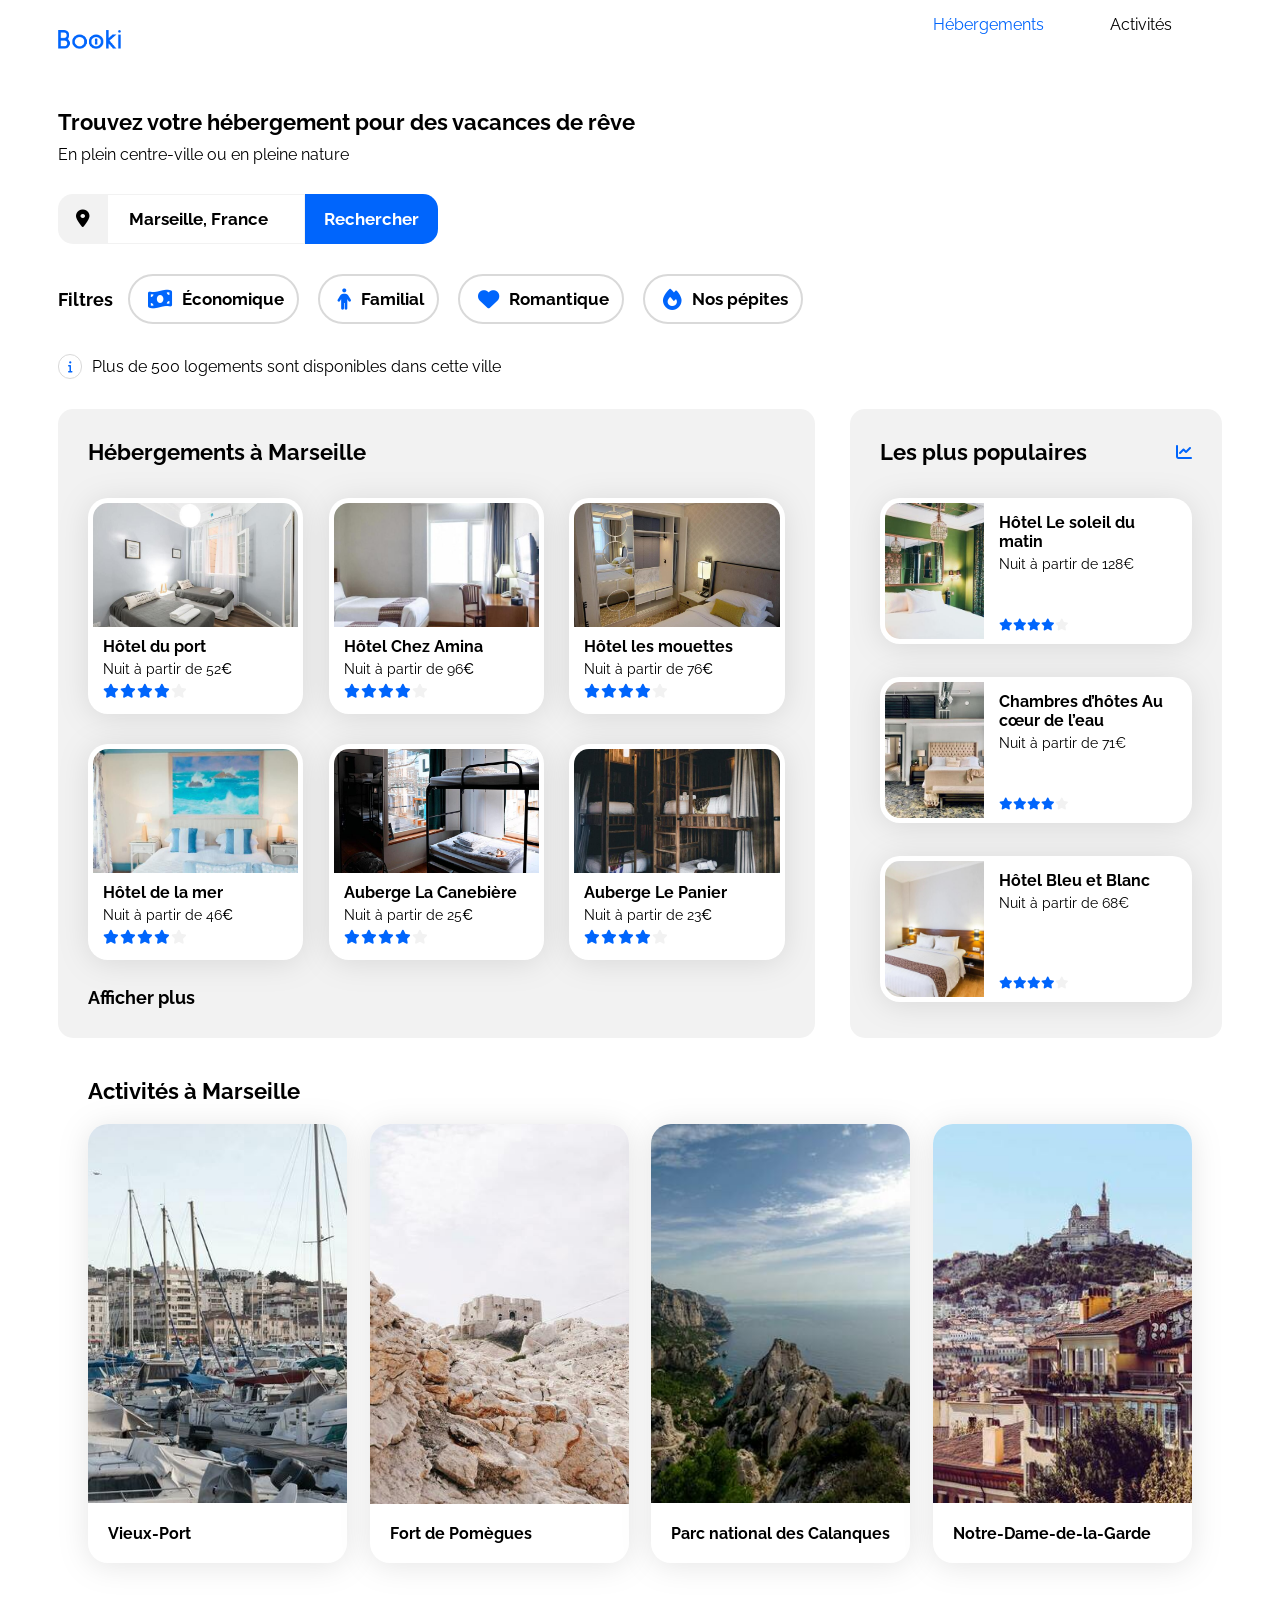
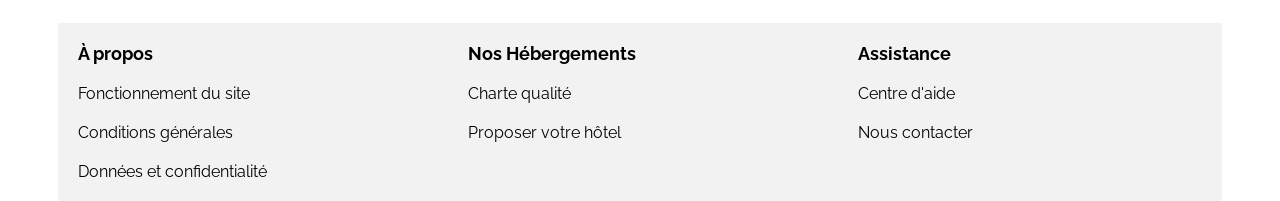
<file: projects/2_booki/index.html>
<!DOCTYPE html>
<html lang="fr">

<head>
    <meta charset="UTF-8">
    <meta name="viewport" content="width=device-width, initial-scale=1.0">
    <title>Booki</title>
    <link rel="preconnect" href="https://fonts.googleapis.com">
    <link rel="preconnect" href="https://fonts.gstatic.com" crossorigin>
    <link href="https://fonts.googleapis.com/css2?family=Raleway:wght@400;500;700&display=swap" rel="stylesheet">
    <link rel="stylesheet" href="https://cdnjs.cloudflare.com/ajax/libs/font-awesome/6.2.1/css/all.min.css"
        integrity="sha512-MV7K8+y+gLIBoVD59lQIYicR65iaqukzvf/nwasF0nqhPay5w/9lJmVM2hMDcnK1OnMGCdVK+iQrJ7lzPJQd1w=="
        crossorigin="anonymous" referrerpolicy="no-referrer" />
    <link rel="stylesheet" href="./css/style.css">
</head>

<body>
    <div class="main-container">
        <header>
            <div class="navbar">
                <div class="logo">
                    <img alt="logo" src="./images/logo/Booki.png">
                </div>
                <ul>
                    <li><a href="#hebergements-location" id="current-page">Hébergements</a></li>
                    <li><a href="#activities-location">Activités</a></li>
                </ul>
            </div>
            <div class="title-header">
                <h1 class="titles">Trouvez votre hébergement pour des vacances de rêve</h1>
                <p>En plein centre-ville ou en pleine nature</p>
            </div>

            <div class="form-container">
                <form class="searchBar shadow" action="#" method="GET">
                    <div class="containerMarker">
                        <i class="fas fa-map-marker-alt"></i>
                    </div>
                    <input type="search" class="searchInput bold-text" placeholder="Marseille, France">
                    <button class="searchButton bold-text">
                        <span>Rechercher</span>
                        <i class="fas fa-search"></i>
                    </button>
                </form>
            </div>
            <div class="filters-section">
                <span class="bold-text-filters">Filtres</span>
                <div class="filters-buttons">
                    <button class="filters-button-text"><i
                            class="fa-solid fa-money-bill-wave fa-lg"></i>Économique</button>
                    <button class="filters-button-text"><i class="fa-solid fa-person fa-lg"></i>Familial</button>
                    <button class="filters-button-text"><i class="fa-solid fa-heart fa-lg"></i>Romantique</button>
                    <button class="filters-button-text"><i class="fa-sharp fa-solid fa-fire fa-lg"></i>Nos
                        pépites</button>
                </div>
            </div>
            <div class="info">
                <i class="fa-solid fa-info fa-xs"></i>
                <span class="simple-text">Plus de 500 logements sont disponibles dans cette ville</span>
            </div>
        </header>
        <main>
            <div class="hebergements-and-populaires">
                <section id="hebergements-location" class="hebergements">
                    <div class="populaires-title">
                        <h2 class="titles">Hébergements à Marseille</h2>
                    </div>
                    <div class="hebergements-cards">
                        <div class="hebergements-row">
                            <a href="#">
                                <article class="card">
                                    <img src="./images/hebergements/fred-kleber.jpg"
                                        alt="Image de la chambre d'hôtel montrant un lit">
                                    <div class="card-content">
                                        <div class="card-txt">
                                            <h3 class="cards-titles">Hôtel du port</h3>
                                            <p class="subtitles">Nuit à partir de 52<span class="euro">€</span></p>
                                        </div>
                                        <div class="card-rating">
                                            <i class="fa-sm fa-solid fa-star" aria-hidden="true"></i>
                                            <i class="fa-sm fa-solid fa-star" aria-hidden="true"></i>
                                            <i class="fa-sm fa-solid fa-star" aria-hidden="true"></i>
                                            <i class="fa-sm fa-solid fa-star" aria-hidden="true"></i>
                                            <i class="fa-sm fa-solid fa-star neutral-star" aria-hidden="true"></i>
                                            <span class="sr-only">Note de 4 sur 5</span>
                                        </div>
                                    </div>
                                </article>
                            </a>
                            <a href="#">
                                <article class="card">
                                    <img src="./images/hebergements/febrian-zakaria.jpg"
                                        alt="Image de la chambre d'hôtel montrant un lit">
                                    <div class="card-content">
                                        <div class="card-txt">
                                            <h3 class="cards-titles">Hôtel Chez Amina</h3>
                                            <p class="subtitles">Nuit à partir de 96<span class="euro">€</span></p>
                                        </div>
                                        <div class="card-rating">
                                            <i class="fa-sm fa-solid fa-star" aria-hidden="true"></i>
                                            <i class="fa-sm fa-solid fa-star" aria-hidden="true"></i>
                                            <i class="fa-sm fa-solid fa-star" aria-hidden="true"></i>
                                            <i class="fa-sm fa-solid fa-star" aria-hidden="true"></i>
                                            <i class="fa-sm fa-solid fa-star neutral-star" aria-hidden="true"></i>
                                            <span class="sr-only">Note de 4 sur 5</span>
                                        </div>
                                    </div>
                                </article>
                            </a>
                            <a href="#">
                                <article class="card">
                                    <img src="./images/hebergements/reisetopia.jpg"
                                        alt="Image de la chambre d'hôtel montrant un lit">
                                    <div class="card-content">
                                        <div class="card-txt">
                                            <h3 class="cards-titles">Hôtel les mouettes</h3>
                                            <p class="subtitles">Nuit à partir de 76<span class="euro">€</span></p>
                                        </div>
                                        <div class="card-rating">
                                            <i class="fa-sm fa-solid fa-star" aria-hidden="true"></i>
                                            <i class="fa-sm fa-solid fa-star" aria-hidden="true"></i>
                                            <i class="fa-sm fa-solid fa-star" aria-hidden="true"></i>
                                            <i class="fa-sm fa-solid fa-star" aria-hidden="true"></i>
                                            <i class="fa-sm fa-solid fa-star neutral-star" aria-hidden="true"></i>
                                            <span class="sr-only">Note de 4 sur 5</span>
                                        </div>
                                    </div>
                                </article>
                            </a>
                        </div>
                        <div class="hebergements-row">
                            <a href="#">
                                <article class="card">
                                    <img src="./images/hebergements/annie-spratt.jpg"
                                        alt="Image de la chambre d'hôtel montrant un lit">
                                    <div class="card-content">
                                        <div class="card-txt">
                                            <h3 class="cards-titles">Hôtel de la mer</h3>
                                            <p class="subtitles">Nuit à partir de 46<span class="euro">€</span></p>
                                        </div>
                                        <div class="card-rating">
                                            <i class="fa-sm fa-solid fa-star" aria-hidden="true"></i>
                                            <i class="fa-sm fa-solid fa-star" aria-hidden="true"></i>
                                            <i class="fa-sm fa-solid fa-star" aria-hidden="true"></i>
                                            <i class="fa-sm fa-solid fa-star" aria-hidden="true"></i>
                                            <i class="fa-sm fa-solid fa-star neutral-star" aria-hidden="true"></i>
                                            <span class="sr-only">Note de 4 sur 5</span>
                                        </div>
                                    </div>
                                </article>
                            </a>
                            <a href="#">
                                <article class="card">
                                    <img src="./images/hebergements/marcus-loke.jpg"
                                        alt="Image de la chambre d'hôtel montrant un lit">
                                    <div class="card-content">
                                        <div class="card-txt">
                                            <h3 class="cards-titles">Auberge La Canebière</h3>
                                            <p class="subtitles">Nuit à partir de 25<span class="euro">€</span></p>
                                        </div>
                                        <div class="card-rating">
                                            <i class="fa-sm fa-solid fa-star" aria-hidden="true"></i>
                                            <i class="fa-sm fa-solid fa-star" aria-hidden="true"></i>
                                            <i class="fa-sm fa-solid fa-star" aria-hidden="true"></i>
                                            <i class="fa-sm fa-solid fa-star" aria-hidden="true"></i>
                                            <i class="fa-sm fa-solid fa-star neutral-star" aria-hidden="true"></i>
                                            <span class="sr-only">Note de 4 sur 5</span>
                                        </div>
                                    </div>
                                </article>
                            </a>
                            <a href="#">
                                <article class="card">
                                    <img src="./images/hebergements/nicate-lee.jpg"
                                        alt="Image de la chambre d'hôtel montrant un lit">
                                    <div class="card-content">
                                        <div class="card-txt">
                                            <h3 class="cards-titles">Auberge Le Panier</h3>
                                            <p class="subtitles">Nuit à partir de 23<span class="euro">€</span></p>
                                        </div>
                                        <div class="card-rating">
                                            <i class="fa-sm fa-solid fa-star" aria-hidden="true"></i>
                                            <i class="fa-sm fa-solid fa-star" aria-hidden="true"></i>
                                            <i class="fa-sm fa-solid fa-star" aria-hidden="true"></i>
                                            <i class="fa-sm fa-solid fa-star" aria-hidden="true"></i>
                                            <i class="fa-sm fa-solid fa-star neutral-star" aria-hidden="true"></i>
                                            <span class="sr-only">Note de 4 sur 5</span>
                                        </div>
                                    </div>
                                </article>
                            </a>
                        </div>
                        <span id="show-more">Afficher plus</span>
                    </div>
                </section>
                <section class="populaires">
                    <div class="populaires-title">
                        <h2 class="titles">Les plus populaires</h2>
                        <i class="fa-solid fa-chart-line " aria-hidden="true"></i>
                    </div>
                    <div class="populaires-cards">
                        <a href="#">
                            <article class="card">
                                <img src="./images/hebergements/emile-guillemot.jpg"
                                    alt="Image de la chambre d'hôtel montrant un lit">
                                <div class="card-content">
                                    <div class="card-txt">
                                        <h3 class="cards-titles">Hôtel Le soleil du matin</h3>
                                        <p class="subtitles">Nuit à partir de 128<span class="euro">€</span></p>
                                    </div>
                                    <div class="card-rating">
                                        <i class="fa-xs fa-solid fa-star" aria-hidden="true"></i>
                                        <i class="fa-xs fa-solid fa-star" aria-hidden="true"></i>
                                        <i class="fa-xs fa-solid fa-star" aria-hidden="true"></i>
                                        <i class="fa-xs fa-solid fa-star" aria-hidden="true"></i>
                                        <i class="fa-xs fa-solid fa-star neutral-star" aria-hidden="true"></i>
                                        <span class="sr-only">Note de 4 sur 5</span>
                                    </div>
                                </div>
                            </article>
                        </a>
                        <a href="#">
                            <article class="card">
                                <img src="./images/hebergements/aw-creative.jpg"
                                    alt="Image de la chambre d'hôtel montrant un lit">
                                <div class="card-content">
                                    <div class="card-txt">
                                        <h3 class="cards-titles">Chambres d’hôtes Au cœur de l’eau</h3>
                                        <p class="subtitles">Nuit à partir de 71<span class="euro">€</span></p>
                                    </div>
                                    <div class="card-rating">
                                        <i class="fa-xs fa-solid fa-star" aria-hidden="true"></i>
                                        <i class="fa-xs fa-solid fa-star" aria-hidden="true"></i>
                                        <i class="fa-xs fa-solid fa-star" aria-hidden="true"></i>
                                        <i class="fa-xs fa-solid fa-star" aria-hidden="true"></i>
                                        <i class="fa-xs fa-solid fa-star neutral-star" aria-hidden="true"></i>
                                        <span class="sr-only">Note de 4 sur 5</span>
                                    </div>
                                </div>
                            </article>
                        </a>
                        <a href="#">
                            <article class="card">
                                <img src="./images/hebergements/febrian-zakaria2.jpg"
                                    alt="Image de la chambre d'hôtel montrant un lit">
                                <div class="card-content">
                                    <div class="card-txt">
                                        <h3 class="cards-titles">Hôtel Bleu et Blanc</h3>
                                        <p class="subtitles">Nuit à partir de 68<span class="euro">€</span></p>
                                    </div>
                                    <div class="card-rating">
                                        <i class="fa-xs fa-solid fa-star" aria-hidden="true"></i>
                                        <i class="fa-xs fa-solid fa-star" aria-hidden="true"></i>
                                        <i class="fa-xs fa-solid fa-star" aria-hidden="true"></i>
                                        <i class="fa-xs fa-solid fa-star" aria-hidden="true"></i>
                                        <i class="fa-xs fa-solid fa-star neutral-star" aria-hidden="true"></i>
                                        <span class="sr-only">Note de 4 sur 5</span>
                                    </div>
                                </div>
                            </article>
                        </a>
                    </div>
                </section>
            </div>
            <div id="activities-location" class="activities">
                <h2 class="titles">Activités à Marseille</h2>
                <div class="activities-cards">
                    <a href="#">
                        <article class="long-card">
                            <img src="./images/activites/reno-laithienne.jpg" alt="Image d'un paysage'">
                            <div class="long-card-content">
                                <h3 class="long-cards-titles">Vieux-Port</h3>
                            </div>
                        </article>
                    </a>
                    <a href="#">
                        <article class="long-card">
                            <img src="./images/activites/paul-hermann.jpg" alt="Image d'un paysage'">
                            <div class="long-card-content">
                                <h3 class="long-cards-titles">Fort de Pomègues</h3>
                            </div>
                        </article>
                    </a>
                    <a href="#">
                        <article class="long-card">
                            <img src="./images/activites/kilyan-sockalingum.jpg" alt="Image d'un paysage'">
                            <div class="long-card-content">
                                <h3 class="long-cards-titles">Parc national des Calanques</h3>
                            </div>
                        </article>
                    </a>
                    <a href="#">
                        <article class="long-card">
                            <img src="./images/activites/florian-wehde.jpg" alt="Image d'un paysage'">
                            <div class="long-card-content">
                                <h3 class="long-cards-titles">Notre-Dame-de-la-Garde</h3>
                            </div>
                        </article>
                    </a>
                </div>

            </div>
        </main>
        <footer>
            <div class="footer-colonne">
                <ul>
                    <li>À propos</li>
                    <li>Fonctionnement du site</li>
                    <li>Conditions générales</li>
                    <li>Données et confidentialité</li>
                </ul>
            </div>
            <div class="footer-colonne">
                <ul>
                    <li>Nos Hébergements</li>
                    <li>Charte qualité</li>
                    <li>Proposer votre hôtel</li>
                </ul>
            </div>
            <div class="footer-colonne">
                <ul>
                    <li>Assistance</li>
                    <li>Centre d'aide</li>
                    <li>Nous contacter</li>
                </ul>
            </div>
        </footer>
    </div>
</body>

</html>
</file>
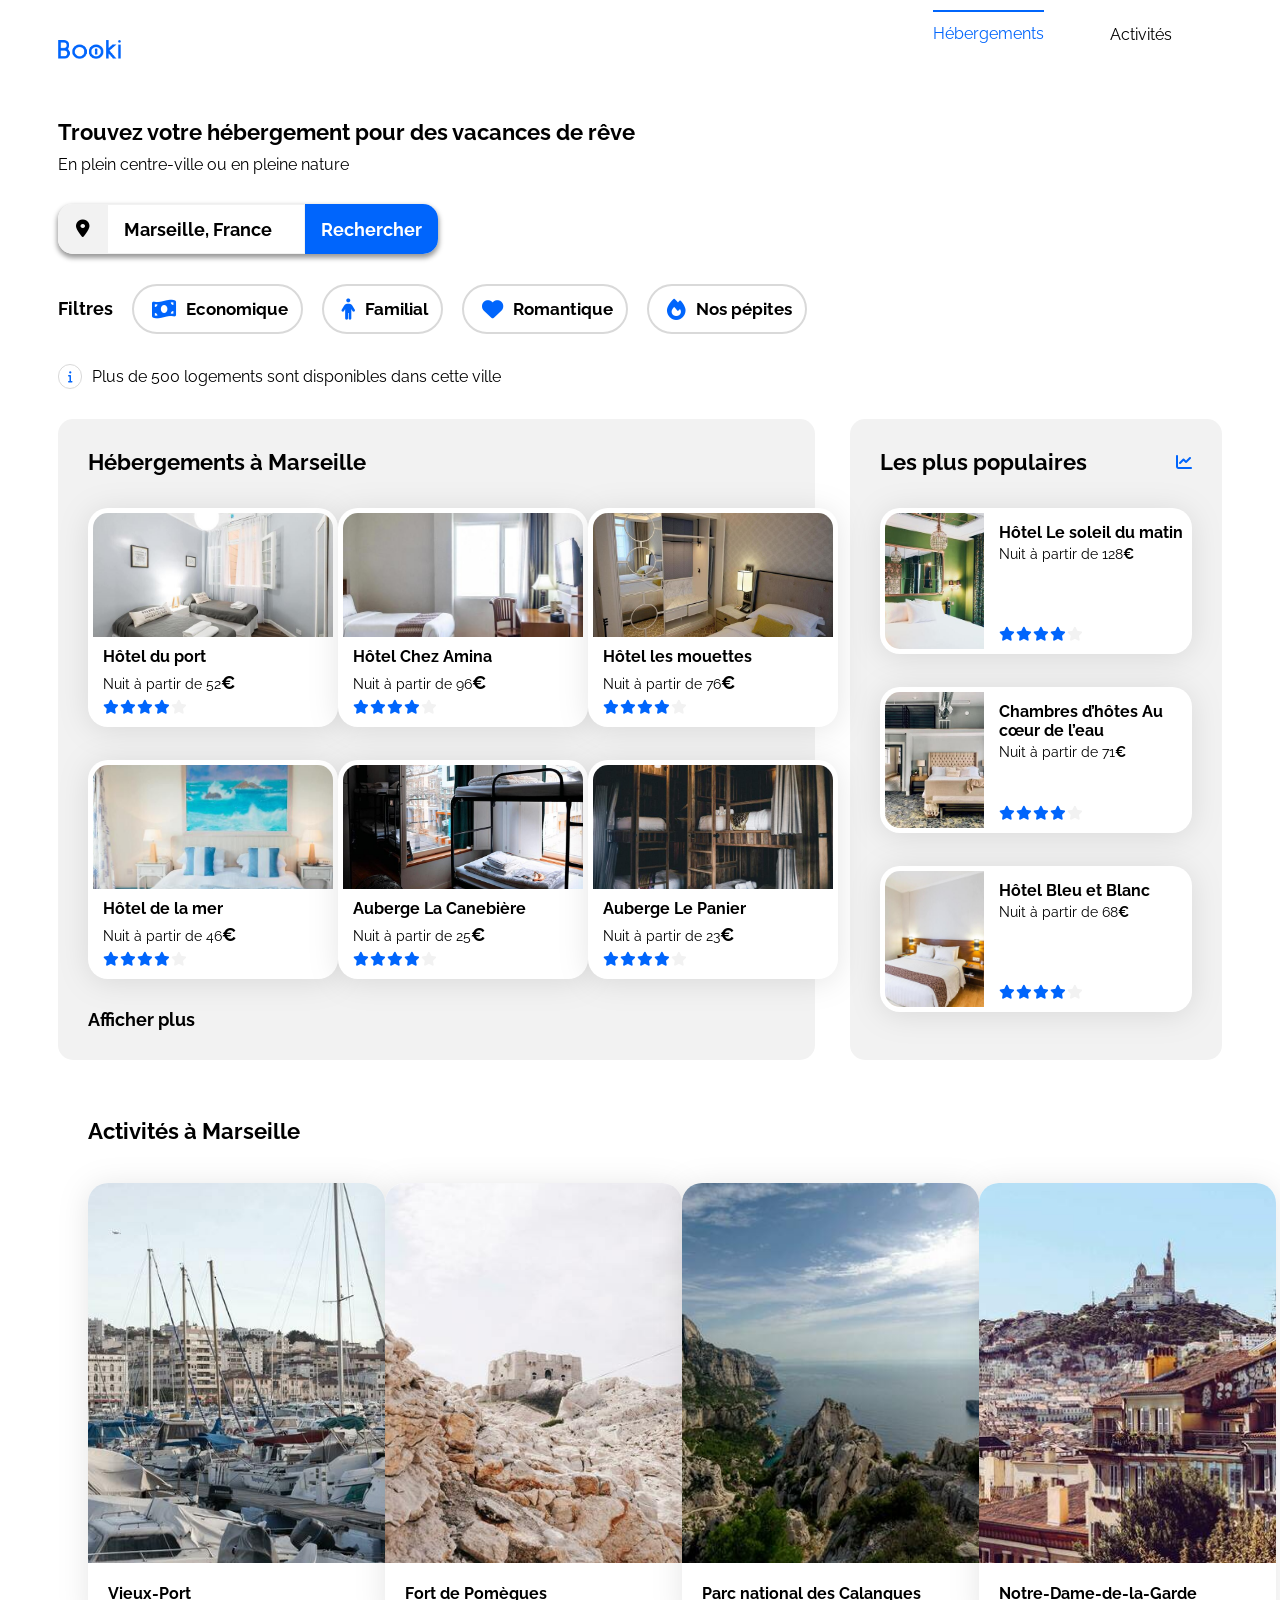
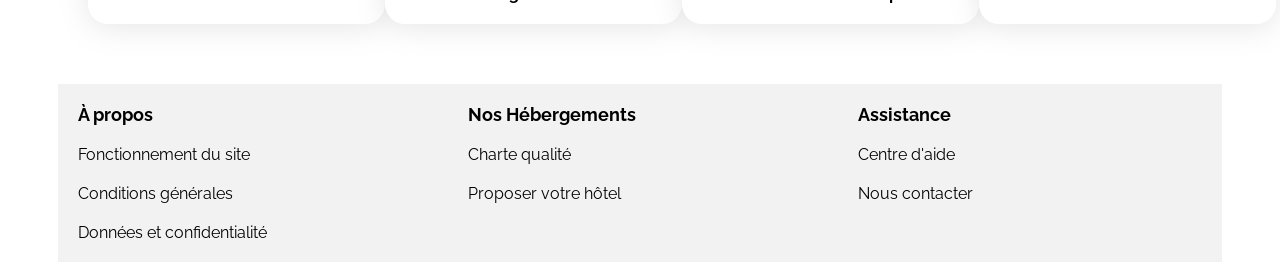
<file: projects/booki-starter-code-master/index.html>
<!DOCTYPE html>
<html lang="fr">

<head>
    <meta charset="UTF-8">
    <meta name="viewport" content="width=device-width, initial-scale=1.0">
    <title>Booki</title>
    <link rel="preconnect" href="https://fonts.googleapis.com">
    <link rel="preconnect" href="https://fonts.gstatic.com" crossorigin>
    <link href="https://fonts.googleapis.com/css2?family=Raleway:wght@400;500;700&display=swap" rel="stylesheet">
    <link rel="stylesheet" href="https://cdnjs.cloudflare.com/ajax/libs/font-awesome/6.2.1/css/all.min.css"
        integrity="sha512-MV7K8+y+gLIBoVD59lQIYicR65iaqukzvf/nwasF0nqhPay5w/9lJmVM2hMDcnK1OnMGCdVK+iQrJ7lzPJQd1w=="
        crossorigin="anonymous" referrerpolicy="no-referrer" />
    <link rel="stylesheet" href="./css/style.css">
</head>

<body>
    <div class="main-container">
        <header>
            <div class="navbar">
                <div class="logo">
                    <img src="./images/logo/Booki.png">
                </div>
                <ul>
                    <li><a href="#" id="current-page">Hébergements</a></li>
                    <li><a href="#">Activités</a></li>
                </ul>
            </div>
            <div class="title-header">
                <h1 class="section-title">Trouvez votre hébergement pour des vacances de rêve</h1>
                <p>En plein centre-ville ou en pleine nature</p>
            </div>


            <form class="searchBar shadow" action="#" method="GET">
                <div class="containerMarker">
                    <i class="fas fa-map-marker-alt"></i>
                </div>
                <input type="search" class="searchInput" placeholder="Marseille, France">
                <button class="searchButton">
                    <span>Rechercher</span>
                    <i class="fas fa-search"></i>
                </button>
            </form>


            <div class="filters-section">
                <span>Filtres</span>
                <button><i class="fa-solid fa-money-bill-wave fa-lg"></i>Economique</button>
                <button><i class="fa-solid fa-person fa-lg"></i>Familial</button>
                <button><i class="fa-solid fa-heart fa-lg"></i>Romantique</button>
                <button><i class="fa-sharp fa-solid fa-fire fa-lg"></i>Nos pépites</button>
            </div>
            <div class="info">
                <i class="fa-solid fa-info fa-xs"></i>
                <span>Plus de 500 logements sont disponibles dans cette ville</span>
            </div>
        </header>
        <main>
            <div class="hebergements-and-populaires">
                <section class="hebergements">
                    <div class="populaires-title">
                        <h2 class="section-title">Hébergements à Marseille</h2>
                    </div>
                    <div class="hebergements-cards">
                        <div class="hebergements-firstrow">
                            <a href="#">
                                <article class="card">
                                    <img src="./images/hebergements/fred-kleber.jpg"
                                        alt="Image de la chambre d'hôtel montrant un lit">
                                    <div class="card-content">
                                        <div class="card-txt">
                                            <h3 class="card-title">Hôtel du port</h3>
                                            <p class="card-subtitle">Nuit à partir de 52<span class="euro">€</span></p>
                                        </div>
                                        <div class="card-rating">
                                            <i class="fa-sm fa-solid fa-star" aria-hidden="true"></i>
                                            <i class="fa-sm fa-solid fa-star" aria-hidden="true"></i>
                                            <i class="fa-sm fa-solid fa-star" aria-hidden="true"></i>
                                            <i class="fa-sm fa-solid fa-star" aria-hidden="true"></i>
                                            <i class="fa-sm fa-solid fa-star neutral-star" aria-hidden="true"></i>
                                            <span class="sr-only">Note de 4 sur 5</span>
                                        </div>
                                    </div>
                                </article>
                            </a>
                            <a href="#">
                                <article class="card">
                                    <img src="./images/hebergements/febrian-zakaria.jpg"
                                        alt="Image de la chambre d'hôtel montrant un lit">
                                    <div class="card-content">
                                        <div class="card-txt">
                                            <h3 class="card-title">Hôtel Chez Amina</h3>
                                            <p class="card-subtitle">Nuit à partir de 96<span class="euro">€</span></p>
                                        </div>
                                        <div class="card-rating">
                                            <i class="fa-sm fa-solid fa-star" aria-hidden="true"></i>
                                            <i class="fa-sm fa-solid fa-star" aria-hidden="true"></i>
                                            <i class="fa-sm fa-solid fa-star" aria-hidden="true"></i>
                                            <i class="fa-sm fa-solid fa-star" aria-hidden="true"></i>
                                            <i class="fa-sm fa-solid fa-star neutral-star" aria-hidden="true"></i>
                                            <span class="sr-only">Note de 4 sur 5</span>
                                        </div>
                                    </div>
                                </article>
                            </a>
                            <a href="#">
                                <article class="card">
                                    <img src="./images/hebergements/reisetopia.jpg"
                                        alt="Image de la chambre d'hôtel montrant un lit">
                                    <div class="card-content">
                                        <div class="card-txt">
                                            <h3 class="card-title">Hôtel les mouettes</h3>
                                            <p class="card-subtitle">Nuit à partir de 76<span class="euro">€</span></p>
                                        </div>
                                        <div class="card-rating">
                                            <i class="fa-sm fa-solid fa-star" aria-hidden="true"></i>
                                            <i class="fa-sm fa-solid fa-star" aria-hidden="true"></i>
                                            <i class="fa-sm fa-solid fa-star" aria-hidden="true"></i>
                                            <i class="fa-sm fa-solid fa-star" aria-hidden="true"></i>
                                            <i class="fa-sm fa-solid fa-star neutral-star" aria-hidden="true"></i>
                                            <span class="sr-only">Note de 4 sur 5</span>
                                        </div>
                                    </div>
                                </article>
                            </a>
                        </div>
                        <div class="hebergements-firstrow">
                            <a href="#">
                                <article class="card">
                                    <img src="./images/hebergements/annie-spratt.jpg"
                                        alt="Image de la chambre d'hôtel montrant un lit">
                                    <div class="card-content">
                                        <div class="card-txt">
                                            <h3 class="card-title">Hôtel de la mer</h3>
                                            <p class="card-subtitle">Nuit à partir de 46<span class="euro">€</span></p>
                                        </div>
                                        <div class="card-rating">
                                            <i class="fa-sm fa-solid fa-star" aria-hidden="true"></i>
                                            <i class="fa-sm fa-solid fa-star" aria-hidden="true"></i>
                                            <i class="fa-sm fa-solid fa-star" aria-hidden="true"></i>
                                            <i class="fa-sm fa-solid fa-star" aria-hidden="true"></i>
                                            <i class="fa-sm fa-solid fa-star neutral-star" aria-hidden="true"></i>
                                            <span class="sr-only">Note de 4 sur 5</span>
                                        </div>
                                    </div>
                                </article>
                            </a>
                            <a href="#">
                                <article class="card">
                                    <img src="./images/hebergements/marcus-loke.jpg"
                                        alt="Image de la chambre d'hôtel montrant un lit">
                                    <div class="card-content">
                                        <div class="card-txt">
                                            <h3 class="card-title">Auberge La Canebière</h3>
                                            <p class="card-subtitle">Nuit à partir de 25<span class="euro">€</span></p>
                                        </div>
                                        <div class="card-rating">
                                            <i class="fa-sm fa-solid fa-star" aria-hidden="true"></i>
                                            <i class="fa-sm fa-solid fa-star" aria-hidden="true"></i>
                                            <i class="fa-sm fa-solid fa-star" aria-hidden="true"></i>
                                            <i class="fa-sm fa-solid fa-star" aria-hidden="true"></i>
                                            <i class="fa-sm fa-solid fa-star neutral-star" aria-hidden="true"></i>
                                            <span class="sr-only">Note de 4 sur 5</span>
                                        </div>
                                    </div>
                                </article>
                            </a>
                            <a href="#">
                                <article class="card">
                                    <img src="./images/hebergements/nicate-lee.jpg"
                                        alt="Image de la chambre d'hôtel montrant un lit">
                                    <div class="card-content">
                                        <div class="card-txt">
                                            <h3 class="card-title">Auberge Le Panier</h3>
                                            <p class="card-subtitle">Nuit à partir de 23<span class="euro">€</span></p>
                                        </div>
                                        <div class="card-rating">
                                            <i class="fa-sm fa-solid fa-star" aria-hidden="true"></i>
                                            <i class="fa-sm fa-solid fa-star" aria-hidden="true"></i>
                                            <i class="fa-sm fa-solid fa-star" aria-hidden="true"></i>
                                            <i class="fa-sm fa-solid fa-star" aria-hidden="true"></i>
                                            <i class="fa-sm fa-solid fa-star neutral-star" aria-hidden="true"></i>
                                            <span class="sr-only">Note de 4 sur 5</span>
                                        </div>
                                    </div>
                                </article>
                            </a>
                        </div>
                        <span>Afficher plus</span>
                    </div>
                </section>
                <section class="populaires">
                    <div class="populaires-title">
                        <h2 class="section-title">Les plus populaires</h2>
                        <i class="fa-solid fa-chart-line " aria-hidden="true"></i>
                    </div>
                    <div class="populaires-cards">
                        <a href="#">
                            <article class="card">
                                <img src="./images/hebergements/emile-guillemot.jpg"
                                    alt="Image de la chambre d'hôtel montrant un lit">
                                <div class="card-content">
                                    <div class="card-txt">
                                        <h3 class="card-title">Hôtel Le soleil du matin</h3>
                                        <p class="card-subtitle">Nuit à partir de 128<span class="euro">€</span></p>
                                    </div>
                                    <div class="card-rating">
                                        <i class="fa-sm fa-solid fa-star" aria-hidden="true"></i>
                                        <i class="fa-sm fa-solid fa-star" aria-hidden="true"></i>
                                        <i class="fa-sm fa-solid fa-star" aria-hidden="true"></i>
                                        <i class="fa-sm fa-solid fa-star" aria-hidden="true"></i>
                                        <i class="fa-sm fa-solid fa-star neutral-star" aria-hidden="true"></i>
                                        <span class="sr-only">Note de 4 sur 5</span>
                                    </div>
                                </div>
                            </article>
                        </a>
                        <a href="#">
                            <article class="card">
                                <img src="./images/hebergements/aw-creative.jpg"
                                    alt="Image de la chambre d'hôtel montrant un lit">
                                <div class="card-content">
                                    <div class="card-txt">
                                        <h3 class="card-title">Chambres d’hôtes Au cœur de l’eau</h3>
                                        <p class="card-subtitle">Nuit à partir de 71<span class="euro">€</span></p>
                                    </div>
                                    <div class="card-rating">
                                        <i class="fa-sm fa-solid fa-star" aria-hidden="true"></i>
                                        <i class="fa-sm fa-solid fa-star" aria-hidden="true"></i>
                                        <i class="fa-sm fa-solid fa-star" aria-hidden="true"></i>
                                        <i class="fa-sm fa-solid fa-star" aria-hidden="true"></i>
                                        <i class="fa-sm fa-solid fa-star neutral-star" aria-hidden="true"></i>
                                        <span class="sr-only">Note de 4 sur 5</span>
                                    </div>
                                </div>
                            </article>
                        </a>
                        <a href="#">
                            <article class="card">
                                <img src="./images/hebergements/febrian-zakaria2.jpg"
                                    alt="Image de la chambre d'hôtel montrant un lit">
                                <div class="card-content">
                                    <div class="card-txt">
                                        <h3 class="card-title">Hôtel Bleu et Blanc</h3>
                                        <p class="card-subtitle">Nuit à partir de 68<span class="euro">€</span></p>
                                    </div>
                                    <div class="card-rating">
                                        <i class="fa-sm fa-solid fa-star" aria-hidden="true"></i>
                                        <i class="fa-sm fa-solid fa-star" aria-hidden="true"></i>
                                        <i class="fa-sm fa-solid fa-star" aria-hidden="true"></i>
                                        <i class="fa-sm fa-solid fa-star" aria-hidden="true"></i>
                                        <i class="fa-sm fa-solid fa-star neutral-star" aria-hidden="true"></i>
                                        <span class="sr-only">Note de 4 sur 5</span>
                                    </div>
                                </div>
                            </article>
                        </a>
                    </div>
                </section>
            </div>
            <div class="activities">
                <h2>Activités à Marseille</h2>
                <div class="activities-cards">
                    <a href="#">
                        <article class="long-card">
                            <img src="./images/activites/reno-laithienne.jpg" alt="Image d'un paysage'">
                            <div class="long-card-content">
                                <div class="long-card-txt">
                                    <h3 class="long-card-title">Vieux-Port</h3>
                                </div>
                            </div>
                        </article>
                    </a>
                    <a href="#">
                        <article class="long-card">
                            <img src="./images/activites/paul-hermann.jpg" alt="Image d'un paysage'">
                            <div class="long-card-content">
                                <div class="long-card-txt">
                                    <h3 class="long-card-title">Fort de Pomègues</h3>
                                </div>
                            </div>
                        </article>
                    </a>
                    <a href="#">
                        <article class="long-card">
                            <img src="./images/activites/kilyan-sockalingum.jpg" alt="Image d'un paysage'">
                            <div class="long-card-content">
                                <div class="long-card-txt">
                                    <h3 class="long-card-title">Parc national des Calanques</h3>
                                </div>
                            </div>
                        </article>
                    </a>
                    <a href="#">
                        <article class="long-card">
                            <img src="./images/activites/florian-wehde.jpg" alt="Image d'un paysage'">
                            <div class="long-card-content">
                                <div class="long-card-txt">
                                    <h3 class="long-card-title">Notre-Dame-de-la-Garde</h3>
                                </div>
                            </div>
                        </article>
                    </a>
                </div>

            </div>
        </main>
        <footer>
            <div class="footer-colonne">
                <ul>
                    <li>À propos</li>
                    <li>Fonctionnement du site</li>
                    <li>Conditions générales</li>
                    <li>Données et confidentialité</li>
                </ul>
            </div>
            <div class="footer-colonne">
                <ul>
                    <li>Nos Hébergements</li>
                    <li>Charte qualité</li>
                    <li>Proposer votre hôtel</li>
                </ul>
            </div>
            <div class="footer-colonne">
                <ul>
                    <li>Assistance</li>
                    <li>Centre d'aide</li>
                    <li>Nous contacter</li>
                </ul>
            </div>
        </footer>
    </div>
</body>

</html>
</file>
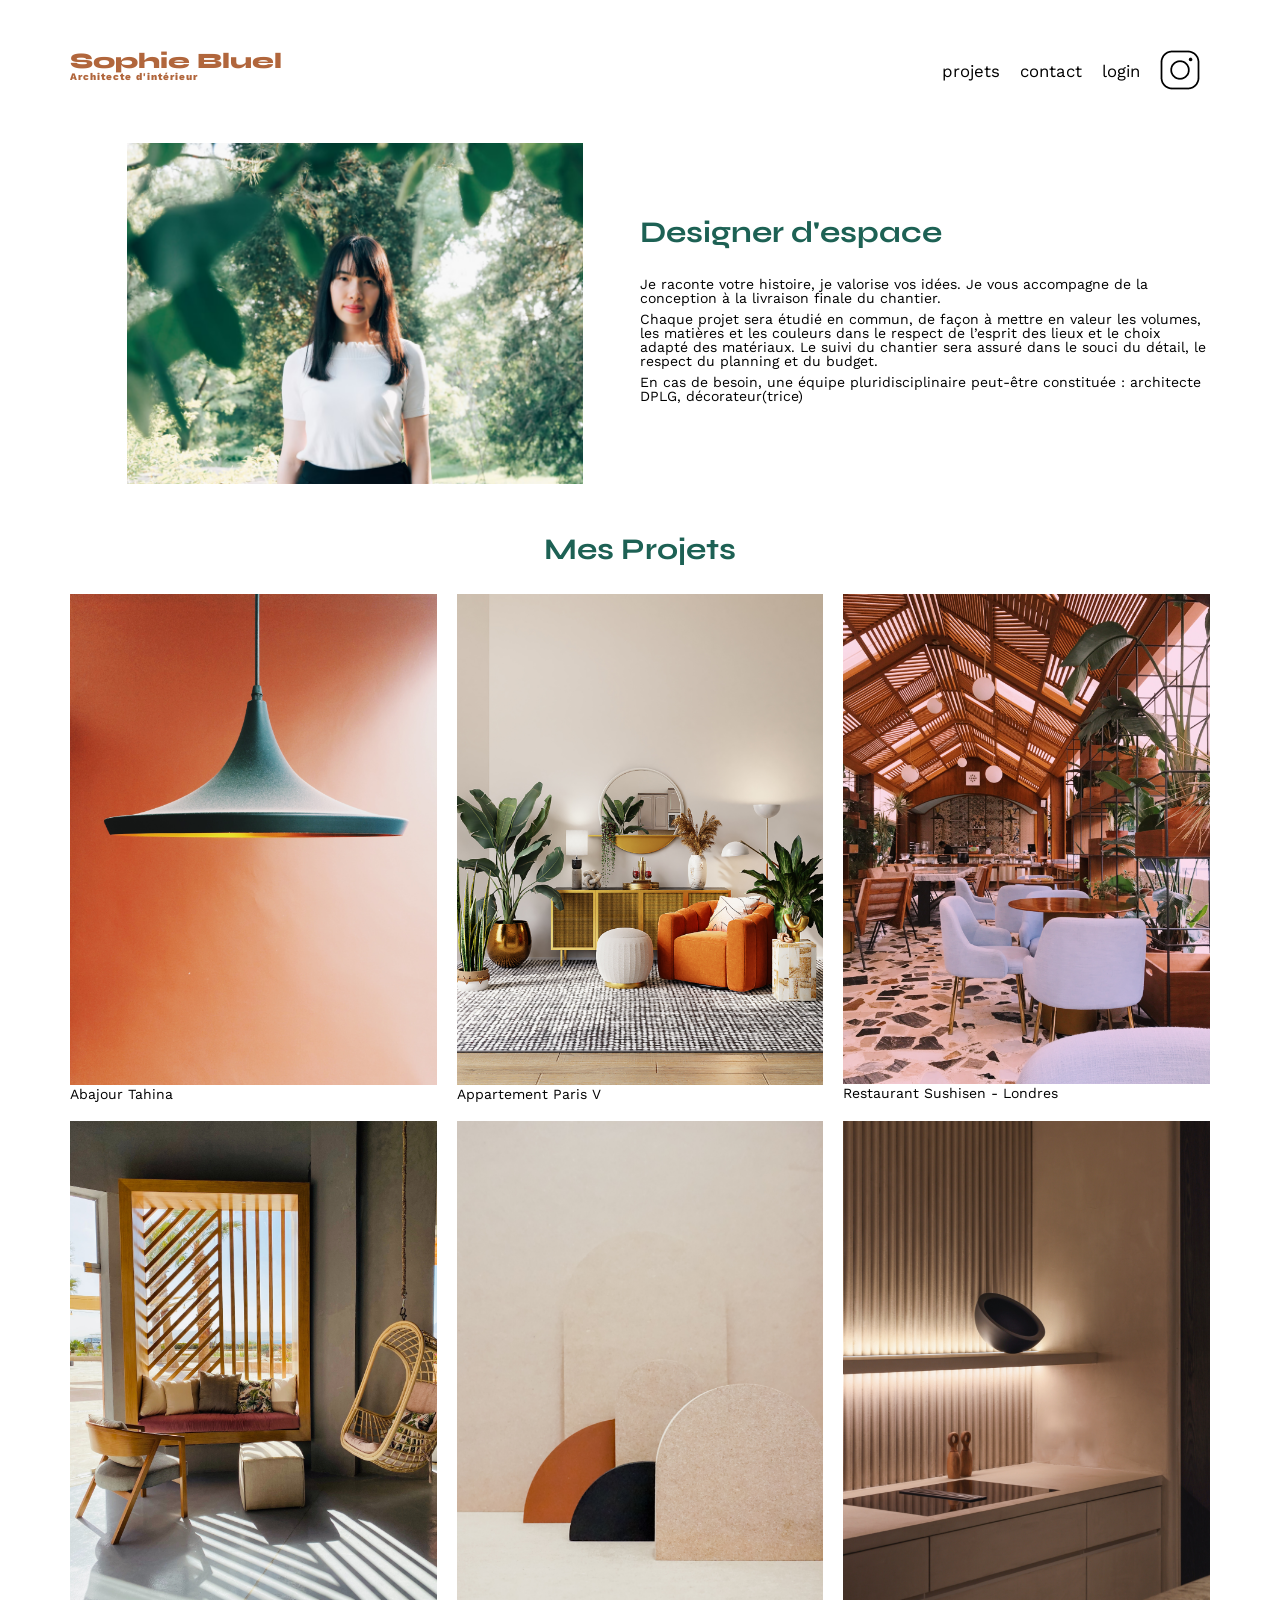
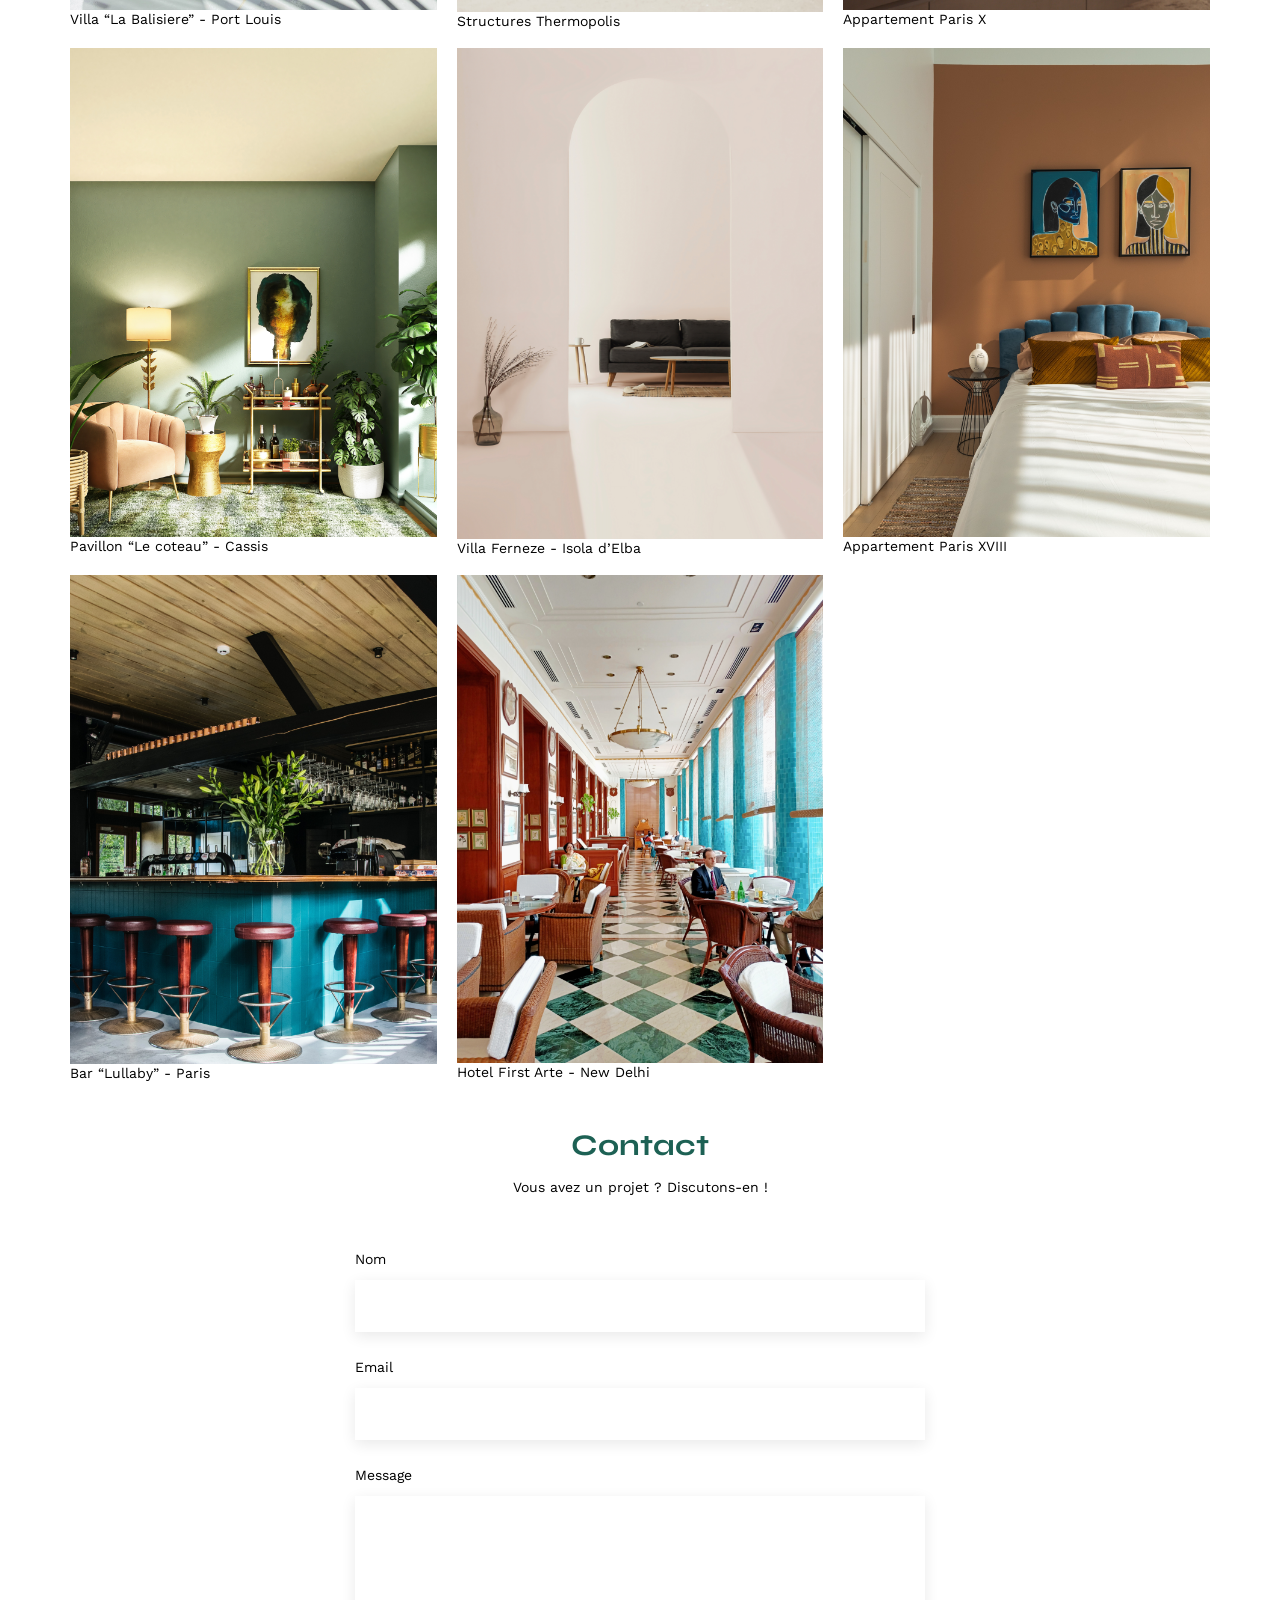
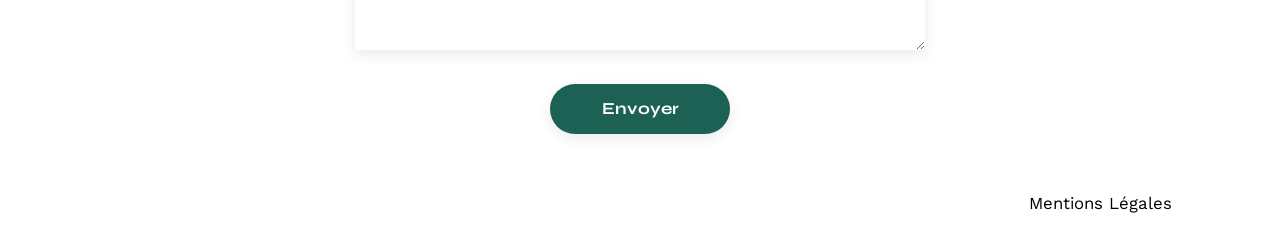
<file: projects/3_architect/FrontEnd/index.html>
<!DOCTYPE html>
<html lang="fr">
<head>
	<meta charset="UTF-8">
	<title>Sophie Bluel - Architecte d'intérieur</title>
	<meta name="viewport" content="width=device-width, initial-scale=1.0">
	<link rel="preconnect" href="https://fonts.googleapis.com">
	<link rel="preconnect" href="https://fonts.gstatic.com" crossorigin>
	<link href="https://fonts.googleapis.com/css2?family=Syne:wght@700;800&family=Work+Sans&display=swap" rel="stylesheet">
	<meta name="description" content="">
	<link rel="stylesheet" href="./assets/style.css">
</head>
<body>
<header>
	<h1>Sophie Bluel <span>Architecte d'intérieur</span></h1>
	<nav>
		<ul>
			<li>projets</li>
			<li>contact</li>
			<li>login</li>
			<li><img src="./assets/icons/instagram.png" alt="Instagram"></li>
		</ul>
	</nav>
</header>
<main>
	<section id="introduction">
		<figure>
			<img src="./assets/images/sophie-bluel.png" alt="">
		</figure>
		<article>
			<h2>Designer d'espace</h2>
			<p>Je raconte votre histoire, je valorise vos idées. Je vous accompagne de la conception à la livraison finale du chantier.</p>
			<p>Chaque projet sera étudié en commun, de façon à mettre en valeur les volumes, les matières et les couleurs dans le respect de l’esprit des lieux et le choix adapté des matériaux. Le suivi du chantier sera assuré dans le souci du détail, le respect du planning et du budget.</p>
			<p>En cas de besoin, une équipe pluridisciplinaire peut-être constituée : architecte DPLG, décorateur(trice)</p>
		</article>
	</section>
	<section id="portfolio">
		<h2>Mes Projets</h2>
		<div class="gallery">
			<figure>
				<img src="assets/images/abajour-tahina.png" alt="Abajour Tahina">
				<figcaption>Abajour Tahina</figcaption>
			</figure>
			<figure>
				<img src="assets/images/appartement-paris-v.png" alt="Appartement Paris V">
				<figcaption>Appartement Paris V</figcaption>
			</figure>
			<figure>
				<img src="assets/images/restaurant-sushisen-londres.png" alt="Restaurant Sushisen - Londres">
				<figcaption>Restaurant Sushisen - Londres</figcaption>
			</figure>
			<figure>
				<img src="assets/images/la-balisiere.png" alt="Villa “La Balisiere” - Port Louis">
				<figcaption>Villa “La Balisiere” - Port Louis</figcaption>
			</figure>
			<figure>
				<img src="assets/images/structures-thermopolis.png" alt="Structures Thermopolis">
				<figcaption>Structures Thermopolis</figcaption>
			</figure>
			<figure>
				<img src="assets/images/appartement-paris-x.png" alt="Appartement Paris X">
				<figcaption>Appartement Paris X</figcaption>
			</figure>
			<figure>
				<img src="assets/images/le-coteau-cassis.png" alt="Pavillon “Le coteau” - Cassis">
				<figcaption>Pavillon “Le coteau” - Cassis</figcaption>
			</figure>
			<figure>
				<img src="assets/images/villa-ferneze.png" alt="Villa Ferneze - Isola d’Elba">
				<figcaption>Villa Ferneze - Isola d’Elba</figcaption>
			</figure>
			<figure>
				<img src="assets/images/appartement-paris-xviii.png" alt="Appartement Paris XVIII">
				<figcaption>Appartement Paris XVIII</figcaption>
			</figure>
			<figure>
				<img src="assets/images/bar-lullaby-paris.png" alt="Bar “Lullaby” - Paris">
				<figcaption>Bar “Lullaby” - Paris</figcaption>
			</figure>
			<figure>
				<img src="assets/images/hotel-first-arte-new-delhi.png" alt="Hotel First Arte - New Delhi">
				<figcaption>Hotel First Arte - New Delhi</figcaption>
			</figure>
		</div>
	</section>
	<section id="contact">
		<h2>Contact</h2>
		<p>Vous avez un projet ? Discutons-en !</p>
		<form action="#" method="post">
			<label for="name">Nom</label>
			<input type="text" name="name" id="name">
			<label for="email">Email</label>
			<input type="email" name="email" id="email">
			<label for="message">Message</label>
			<textarea name="message" id="message" cols="30" rows="10"></textarea>
			<input type="submit" value="Envoyer">
		</form>
	</section>
</main>

<footer>
	<nav>
		<ul>
			<li>Mentions Légales</li>
		</ul>
	</nav>
</footer>
</body>
</html>
</file>
<file: projects/2_booki/css/style.css>
/****** General ***********/
* {
	font-family: "Raleway", sans-serif;
}

:root {
	--main-color: #0065fc;
	--main-bg-color: #f2f2f2;
	--filter-bg-color: #deebff;
}

.fa-solid {
	color: var(--main-color);
}

body {
	display: flex;
	justify-content: center;
	margin-top: 0px;
	margin-bottom: 0px;
}

.main-container {
	width: 100%;
	max-width: 1440px;
	padding: 0 50px;
	box-sizing: border-box;
}

a {
	color: inherit;
	text-decoration: none;
}

.titles {
	margin: 0;
	font-size: 22px;
	font-weight: bold;
}

.subtitles {
	margin: 5px 0px;
	font-size: 14px;
}

.cards-titles {
	font-weight: bold;
	font-size: 16px;
	margin-top: 10px;
	margin-bottom: 5px;
}

.simple-text {
	font-size: 16px;
}

.bold-text {
	font-weight: bold;
	font-size: 17px;
}

.bold-text-filters {
	font-weight: bold;
	font-size: 18px;
}

.filters-button-text {
	font-weight: bold;
	font-size: 17px;
}

.long-cards-titles {
	font-size: 16px;
	font-weight: bold;
	padding-left: 5px;
	margin: 0px;
}

.card {
	background-color: white;
	border-radius: 20px;
	padding: 5px;
	filter: drop-shadow(0px 3px 15px rgba(0, 0, 0, 0.1));
}

.card img {
	object-fit: cover;
}

.card-title {
	font-size: 16px;
}

.neutral-star {
	color: var(--main-bg-color);
}

/****** header ***********/
.navbar {
	display: flex;
	justify-content: space-between;
	height: 79px;
	padding-bottom: 30px;
}

#current-page {
	color: #0065fc;
}

.logo {
	display: flex;
	align-items: center;
}

.navbar img {
	height: 25%;
}
.navbar ul {
	list-style-type: none;
	margin: 0;
	padding: 0;
	overflow: hidden;
}

.navbar li {
	float: left;
}

.navbar li a:hover {
	border-top: solid 2px var(--main-color);
	padding-top: 13px;
}

.navbar li a {
	display: block;
	text-align: center;
	padding-top: 15px;
	padding-bottom: 14px;
	margin-left: 16px;
	text-decoration: none;
}

.navbar li a:first-child {
	margin-right: 50px;
}

.navbar li {
	display: inline;
}

.title-header {
	display: flex;
	flex-direction: column;
	padding-bottom: 30px;
}

.title-header p {
	margin: 0px;
	margin-top: 10px;
}
.searchBar {
	margin-bottom: 30px;
	height: 50px;
	display: flex;
}

.shadow {
	box-shadow: none;
	width: 380px;
	border-radius: 15px;
}

.containerMarker {
	display: flex;
}
.containerMarker {
	background-color: #f2f2f2;
	border-radius: 15px 0 0 15px;
	width: 13%;
	flex-shrink: 0;
}

.containerMarker i {
	margin: auto;
	font-size: 18px;
}

.searchInput {
	border: 1px solid #f2f2f2;
	width: 53%;
	text-align: center;
	padding: 0px;
	margin: 0px;
}

.searchInput::placeholder {
	color: black;
}

.searchButton {
	width: 35%;
	background-color: #0065fc;
	border: none;
	padding: 0;
	border-radius: 0 15px 15px 0;
	color: #fff;
	cursor: pointer;
	flex-shrink: 0;
}

.searchButton i {
	display: none;
}

.filters-section {
	display: flex;
	flex-direction: row;
	flex-wrap: wrap;
	align-items: center;
}
.filters-section button {
	border: 2px solid #d9d9d9;
	text-align: center;
	border-radius: 25px;
	background-color: white;
	padding: 13px;
	margin-right: 15px;
	cursor: pointer;
}

.filters-section span {
	margin-right: 15px;
}

.filters-section button i {
	padding-right: 10px;
	padding-left: 5px;
}

.filters-section button:hover {
	background-color: var(--filter-bg-color);
}

.info {
	display: flex;
	align-items: center;
	padding-top: 30px;
}
.info i {
	display: flex;
	justify-content: center;
	align-items: center;
	color: #0065fc;
	border: 1px solid #d9d9d9;
	width: 2px;
	height: 3px;
	border-radius: 25px;
	padding: 10px;
	margin-right: 10px;
}

/****** Hebergements And Populaires ***********/
.hebergements-and-populaires {
	display: flex;
	flex-wrap: wrap;
	justify-content: space-between;
	padding-top: 30px;
}

.hebergements-and-populaires section {
	background-color: var(--main-bg-color);
	border-radius: 15px;
	padding: 30px;
	box-sizing: border-box;
}

/****** Hebergements ***********/
.hebergements {
	width: 65%;
}
.hebergements-cards {
	display: flex;
	flex-direction: column;
}

.hebergements-cards .card {
	display: flex;
	flex-wrap: wrap;
	margin-top: 33px;
	flex-direction: column;
	height: 83.8%;
}

.hebergements-row {
	display: flex;
	flex-direction: row;
	justify-content: space-between;
	align-items: stretch;
}

.hebergements-row a {
	width: 30.9%;
}

.hebergements-cards img {
	width: 100%;
	height: 124px;
	border-top-left-radius: 15px;
	border-top-right-radius: 15px;
}

.hebergements-cards .card-content {
	width: 100%;
	padding-left: 10px;
	padding-right: 10px;
	display: flex;
	flex-direction: column;
	justify-content: space-between;
	box-sizing: border-box;
}

.hebergements-cards .card-title {
	margin-top: 10px;
	margin-bottom: 4px;
}

.hebergements-cards .card-subtitle {
	margin: 0;
	font-size: 14px;
	padding-bottom: 5px;
	padding-top: 2px;
}

.hebergements-cards .card-rating {
	margin-bottom: 5px;
}

.hebergements-cards .card-rating i:nth-child(n + 2) {
	margin-left: -3px;
}

.populaires-cards .card-rating i:nth-child(n + 2) {
	margin-left: -4px;
}

.hebergements-cards span {
	font-size: 14px;
	font-weight: 500;
	padding-top: 30px;
}

#show-more {
	padding-top: 30px;
	font-size: 18px;
	font-weight: bold;
}
/****** Populaires ***********/
.populaires {
	width: 32%;
}

.populaires-title {
	display: flex;
	justify-content: space-between;
	align-items: center;
}

.populaires-cards .card {
	display: flex;
	margin-top: 33px;
}

.populaires-cards img {
	width: 33%;
	height: 136px;
	border-top-left-radius: 15px;
	border-bottom-left-radius: 15px;
}

.populaires-cards .card-content {
	width: 67%;
	padding-left: 15px;
	padding-right: 5px;
	display: flex;
	flex-direction: column;
	justify-content: space-between;
	box-sizing: border-box;
}

.populaires-cards .card-title {
	margin-top: 10px;
	margin-bottom: 4px;
}

.populaires-cards .card-subtitle {
	margin: 0;
	font-size: 14px;
}

.populaires-cards .card-rating {
	margin-bottom: 5px;
}

/****** activities ******/

.activities {
	display: flex;
	flex-direction: column;
	padding-left: 30px;
	padding-right: 30px;
	padding-top: 40px;
	padding-bottom: 60px;
}
.activities h2 {
	font-size: 22px;
	font-weight: bold;
}
.long-card {
	background-color: white;
	border-radius: 20px;
	filter: drop-shadow(0px 3px 15px rgba(0, 0, 0, 0.1));
}

.long-card img {
	object-fit: cover;
}

.activities-cards {
	display: flex;
	justify-content: space-between;
	padding-top: 20px;
	align-items: stretch;
}
.activities-cards .long-card {
	display: flex;
	flex-direction: column;
	height: 439px;
}

.activities-cards img {
	width: 100%;
	height: 380px;
	border-top-left-radius: 20px;
	border-top-right-radius: 20px;
}
.activities-cards a {
	width: 23.5%;
}

.activities-cards .long-card-content {
	padding-left: 15px;
	padding-right: 15px;
	display: flex;
	box-sizing: border-box;
	height: 13.6%;
	align-items: center;
}

/****** footer ******/
footer {
	background-color: var(--main-bg-color);
	display: flex;
	justify-content: space-between;
}

.footer-colonne {
	width: 33%;
}

footer ul {
	margin-block-start: 0px;
	margin-block-end: 0px;
	margin-inline-start: 0px;
	margin-inline-end: 0px;
	padding-inline-start: 0px;
	padding-bottom: 20px;
}

footer ul li:nth-child(n + 2) {
	padding-top: 20px;
}

footer li {
	list-style-type: none;
	margin: 0;
	padding: 0;
	overflow: hidden;
	padding-left: 20px;
}

footer li:first-child {
	font-size: 18px;
	font-weight: bold;
	padding-top: 20px;
}

/* Le code ci-dessous correspond à la version responsive uniquement */

/****** Media queries ***********/
@media only screen and (min-device-width: 1900px) {
	.shadow {
		box-shadow: 0px 3px 5px 1px rgba(0, 0, 0, 0.4);
	}

	.navbar {
		padding-top: 10px;
	}
}

/* Medium devices (tablets, less/equal than 1024px) */
@media (max-width: 1024px) {
	.hebergements-and-populaires {
		flex-direction: column;
	}

	.hebergements {
		width: 100%;
	}

	.populaires {
		width: 100%;
		margin-top: 50px;
	}

	.populaires-cards {
		display: flex;
		flex-direction: row;
		justify-content: space-between;
	}

	.populaires-cards a {
		width: 32.44%;
        padding-top: 20px;
	}

	.populaires-cards .card-title {
		font-size: 14px;
	}

	.populaires-cards .card {
		height: 100%;
		margin-top: 0px;
	}

	.populaires-cards img {
		height: 100%;
	}

	.populaires-cards .card-subtitle {
		font-size: 13px;
	}

	.filters-section {
		flex-direction: column;
		align-items: start;
	}
	.filters-button-text {
		font-size: 16px;
	}

	.activities-cards a {
		width: 22.8%;
	}

	.long-cards-titles {
		padding-top: 0px;
		padding-bottom: 0px;
	}

	.activities-cards .long-card {
		height: 270px;
	}

	.activities-cards .long-card-content {
		height: 27%;
	}

	.hebergements-row a {
		width: 31.6%;
	}

	.activities-cards img {
		height: 200px;
	}

	.long-card {
		height: 100%;
	}
	.filters-section button {
		margin-top: 15px;
	}
}

/* Small devices (phones, less than 768px) */
@media (max-width: 767.98px) {
	.navbar {
		flex-direction: column;
		justify-content: center;
		align-items: center;
		height: 115px;
		padding-bottom: 5px;
		margin-bottom: 30px;
	}

	.navbar li {
		float: none;
		border-bottom: solid 2px var(--filter-bg-color);
	}

	.navbar li a:first-child {
		margin-right: 0px;
	}

	.navbar li:first-child {
		border-color: #0065fc;
	}

	.navbar li a {
		margin-left: 0px;
	}

	.navbar img {
		height: 31%;
	}

	.navbar ul {
		width: 100%;
		align-items: center;
		display: flex;
	}

	.navbar li {
		width: 50%;
	}

	#current-page {
		border-top: none;
		padding-top: 15px;
		padding-bottom: 14px;
	}
	.main-container {
		padding: 0px;
	}

	.form-container {
		display: flex;
		align-items: center;
		justify-content: center;
	}

	.searchInput {
		width: 85.5%;
		text-align: left;
		padding-left: 7%;
	}
	.title-header {
		padding-left: 20px;
		padding-right: 20px;
	}

	.shadow {
		width: 89.01%;
	}

	.bold-text {
		font-size: 18px;
	}

	.searchButton {
		border-radius: 15px;
		width: 50px;
		margin-left: -10px;
		box-shadow: 0px 3px 5px 0px rgba(0, 0, 0, 0.4);
	}
	.searchButton i {
		display: block;
	}

	.containerMarker {
		width: 50px;
	}

	.searchButton span {
		display: none;
	}

	.filters-section {
		padding: 0 20px;
	}
	.filters-section button {
		margin-right: 0px;
	}

	.filters-buttons {
		width: 100%;
		text-align: center;
	}

	.filters-section button {
		margin-top: 15px;
		width: 48.5%;
		padding: 13.5px 0px;
	}

	.filters-button-text {
		font-size: 14px;
	}

	.info {
		padding-right: 20px;
		padding-left: 20px;
		padding-top: 35px;
	}
	.hebergements-and-populaires {
		flex-direction: column-reverse;
		padding-top: 35px;
	}

	.hebergements-and-populaires section {
		border-radius: 0px;
	}

	.hebergements-and-populaires section {
		background-color: white;
		padding: 20px;
        padding-top: 30px;
        padding-bottom: 30px;
	}

	.populaires {
		background-color: var(--main-bg-color) !important ;
		margin-top: 0px;
	}

	.populaires-title {
        margin-bottom: 0px;
	}

	.hebergements-row a {
		width: 100%;
	}

	#show-more {
		padding-top: 15px;
	}

	.activities-cards {
		height: 100%;
	}

	.activities-cards .long-card {
		height: 200px;
	}

	.activities-cards a {
		width: 100%;
	}

	.populaires-cards {
		display: flex;
		flex-direction: column;
		align-items: center;
	}

	.populaires-cards a {
		width: 100%;
        height: 146px;
        padding-top: 20px;
	}
	.hebergements-row {
		flex-direction: column;
	}

	.populaires {
		background-color: var(--filter-bg-color);
	}

	.activities-cards {
		flex-direction: column;
	}

	.activities-cards a {
		align-items: center;
		justify-content: center;
		padding-top: 15px;
	}

	.activities-cards img {
		height: 141px;
	}

	.hebergements-cards .card {
		margin-top: 15px;
	}

	body {
		margin: 0;
	}

	footer {
		flex-direction: column;
	}
	.footer-colonne {
		width: 100%;
	}
	footer li {
		padding-left: 30px;
	}
}
</file>
<file: projects/booki-starter-code-master/css/style.css>
/****** General ***********/
* {
	font-family: "Raleway", sans-serif;
}

:root {
	--main-color: #0065fc;
	--main-bg-color: #f2f2f2;
	--filter-bg-color: #deebff;
}

.fa-solid {
	color: var(--main-color);
}

body {
	display: flex;
	justify-content: center;
	margin-top: 0px;
	margin-bottom: 0px;
}

.main-container {
	width: 100%;
	max-width: 1440px;
	padding: 0 50px;
	box-sizing: border-box;
}

a {
	color: inherit;
	text-decoration: none;
}

.section-title {
	margin: 0;
	font-size: 22px;
}

.card {
	background-color: white;
	border-radius: 20px;
	padding: 5px;
	filter: drop-shadow(0px 3px 15px rgba(0, 0, 0, 0.1));
}

.card img {
	object-fit: cover;
}

.card-title {
	font-size: 16px;
}

.euro {
	font-weight: 700;
}

.neutral-star {
	color: var(--main-bg-color);
}

/****** header ***********/
.navbar {
	display: flex;
	justify-content: space-between;
	height: 79px;
	padding-bottom: 30px;
	padding-top: 10px;
}

#current-page {
	border-top: solid 2px var(--main-color);
	color: #0065fc;
	padding-top: 12px;
}
.logo {
	display: flex;
	align-items: center;
}

.navbar img {
	height: 25%;
}
.navbar ul {
	list-style-type: none;
	margin: 0;
	padding: 0;
	overflow: hidden;
}

.navbar li {
	float: left;
}

.navbar li a {
	display: block;
	text-align: center;
	padding-top: 15px;
	padding-bottom: 14px;
	margin-left: 16px;
	text-decoration: none;
}

.navbar li a:first-child {
	margin-right: 50px;
}

.navbar li {
	display: inline;
}

.title-header {
	display: flex;
	flex-direction: column;
	padding-bottom: 30px;
}

.title-header p {
	margin: 0px;
	margin-top: 10px;
}
.searchBar {
	margin-bottom: 30px;
	height: 50px;
	display: flex;
}

.shadow {
	box-shadow: 0px 3px 5px 1px rgba(0, 0, 0, 0.4);
	width: 380px;
	border-radius: 15px;
}

.containerMarker {
	display: flex;
}
.containerMarker {
	background-color: #f2f2f2;
	border-radius: 15px 0 0 15px;
	width: 13%;
	flex-shrink: 0;
}

.containerMarker i {
	margin: auto;
	font-size: 18px;
}

.searchInput {
	border: 1px solid #f2f2f2;
	font-size: 18px;
	font-weight: bold;
	width: 53%;
	text-align: center;
	padding: 0px;
	margin: 0px;
}

.searchInput::placeholder {
	color: black;
}

.searchButton {
	width: 35%;
	background-color: #0065fc;
	border: none;
	padding: 0;
	border-radius: 0 15px 15px 0;
	color: #fff;
	font-size: 18px;
	font-weight: bold;
	cursor: pointer;
	flex-shrink: 0;
}

.searchButton i {
	display: none;
}

.filters-section button {
	border: 2px solid #d9d9d9;
	font-size: 17px;
	font-weight: bold;
	text-align: center;
	border-radius: 25px;
	background-color: white;
	padding: 13px;
	margin-left: 15px;
	cursor: pointer;
}

.filters-section button i {
	padding-right: 10px;
	padding-left: 5px;
}

.filters-section span {
	font-size: 18px;
	font-weight: bold;
}

.filters-section button:hover {
	background-color: var(--filter-bg-color);
}

.info {
	display: flex;
	align-items: center;
	padding-top: 30px;
}
.info i {
	display: flex;
	justify-content: center;
	align-items: center;
	color: #0065fc;
	border: 1px solid #d9d9d9;
	width: 2px;
	height: 3px;
	border-radius: 25px;
	padding: 10px;
	margin-right: 10px;
}

/****** Hebergements And Populaires ***********/
.hebergements-and-populaires {
	display: flex;
	justify-content: space-between;
	padding-top: 30px;
}

.hebergements-and-populaires section {
	background-color: var(--main-bg-color);
	border-radius: 15px;
	padding: 30px;
	box-sizing: border-box;
}

/****** Hebergements ***********/
.hebergements {
	width: 65%;
}
.hebergements-cards {
	display: flex;
	flex-direction: column;
	flex-wrap: wrap;
}

.hebergements-cards .card {
	display: flex;
	flex-wrap: wrap;
	margin-top: 33px;
	flex-direction: column;
	width: 240px;
}

.hebergements-firstrow {
	display: flex;
	flex-direction: row;
	justify-content: space-between;
}

.hebergements-cards img {
	width: 100%;
	height: 124px;
	border-top-left-radius: 15px;
	border-top-right-radius: 15px;
}

.hebergements-cards .card-content {
	width: 100%;
	padding-left: 10px;
	display: flex;
	flex-direction: column;
	justify-content: space-between;
	box-sizing: border-box;
}

.hebergements-cards .card-title {
	margin-top: 10px;
	margin-bottom: 4px;
}

.hebergements-cards .card-subtitle {
	margin: 0;
	font-size: 14px;
	padding-bottom: 5px;
	padding-top: 2px;
}

.hebergements-cards .card-rating {
	margin-bottom: 5px;
}

.card-rating i:nth-child(n + 2) {
	margin-left: -3px;
}

.hebergements-cards span {
	font-size: 18px;
	font-weight: bold;
	padding-top: 30px;
}
/****** Populaires ***********/
.populaires {
	width: 32%;
}

.populaires-title {
	display: flex;
	justify-content: space-between;
	align-items: center;
}

.populaires-cards .card {
	display: flex;
	margin-top: 33px;
}

.populaires-cards img {
	width: 33%;
	height: 136px;
	border-top-left-radius: 15px;
	border-bottom-left-radius: 15px;
}

.populaires-cards .card-content {
	width: 67%;
	padding-left: 15px;
	display: flex;
	flex-direction: column;
	justify-content: space-between;
	box-sizing: border-box;
}

.populaires-cards .card-title {
	margin-top: 10px;
	margin-bottom: 4px;
}

.populaires-cards .card-subtitle {
	margin: 0;
	font-size: 14px;
}

.populaires-cards .card-rating {
	margin-bottom: 5px;
}

/****** activities ******/

.activities {
	display: flex;
	flex-direction: column;
	padding-left: 30px;
	padding-right: 30px;
	padding-top: 40px;
	padding-bottom: 60px;
}
.activities h2 {
	font-size: 22px;
	font-weight: bold;
}
.long-card {
	background-color: white;
	border-radius: 20px;
	filter: drop-shadow(0px 3px 15px rgba(0, 0, 0, 0.1));
}

.long-card img {
	object-fit: cover;
}

.long-card-title {
	font-size: 16px;
	font-weight: bold;
	padding-bottom: 5px;
	padding-top: 5px;
	padding-left: 5px;
}

.activities-cards {
	display: flex;
	justify-content: space-between;
	padding-top: 20px;
}
.activities-cards .long-card {
	display: flex;
	flex-direction: column;
	width: 297px;
}

.activities-cards img {
	width: 100%;
	height: 380px;
	border-top-left-radius: 20px;
	border-top-right-radius: 20px;
}

.activities-cards .long-card-content {
	padding-left: 15px;
	display: flex;
	flex-direction: column;
	justify-content: space-between;
	box-sizing: border-box;
}

/****** footer ******/
footer {
	background-color: var(--main-bg-color);
	display: flex;
	justify-content: space-between;
}

.footer-colonne {
	width: 33%;
}

footer ul {
	margin-block-start: 0px;
	margin-block-end: 0px;
	margin-inline-start: 0px;
	margin-inline-end: 0px;
	padding-inline-start: 0px;
	padding-bottom: 20px;
}

footer ul li:nth-child(n + 2) {
	padding-top: 20px;
}

footer li {
	list-style-type: none;
	margin: 0;
	padding: 0;
	overflow: hidden;
	padding-left: 20px;
}

footer li:first-child {
	font-size: 18px;
	font-weight: bold;
	padding-top: 20px;
}

/* Le code ci-dessous correspond à la version responsive uniquement */

/****** Media queries ***********/
/* Medium devices (tablets, less/equal than 1024px) */
@media (max-width: 1024px) {
	.hebergements-and-populaires {
		flex-direction: column;
	}

	.hebergements {
		width: 100%;
	}

	.populaires {
		width: 100%;
		margin-top: 50px;
	}

	.populaires-cards {
		display: flex;
		flex-direction: row;
		justify-content: space-between;
	}

	.populaires-cards a {
		width: 30%;
	}

	.populaires-cards .card-title {
		font-size: 14px;
	}

	.populaires-cards .card-subtitle {
		font-size: 13px;
	}
}

/* Small devices (phones, less than 768px) */
@media (max-width: 767.98px) {
	/* ... */
}
</file>
<file: projects/3_architect/FrontEnd/assets/style.css>
/* http://meyerweb.com/eric/tools/css/reset/
   v2.0 | 20110126
   License: none (public domain)
*/

html, body, div, span, applet, object, iframe,
h1, h2, h3, h4, h5, h6, p, blockquote, pre,
a, abbr, acronym, address, big, cite, code,
del, dfn, em, img, ins, kbd, q, s, samp,
small, strike, strong, sub, sup, tt, var,
b, u, i, center,
dl, dt, dd, ol, ul, li,
fieldset, form, label, legend,
table, caption, tbody, tfoot, thead, tr, th, td,
article, aside, canvas, details, embed,
figure, figcaption, footer, header, hgroup,
menu, nav, output, ruby, section, summary,
time, mark, audio, video {
	margin: 0;
	padding: 0;
	border: 0;
	font-size: 100%;
	font: inherit;
	vertical-align: baseline;
}
/* HTML5 display-role reset for older browsers */
article, aside, details, figcaption, figure,
footer, header, hgroup, menu, nav, section {
	display: block;
}
body {
	line-height: 1;
}
ol, ul {
	list-style: none;
}
blockquote, q {
	quotes: none;
}
blockquote:before, blockquote:after,
q:before, q:after {
	content: '';
	content: none;
}
table {
	border-collapse: collapse;
	border-spacing: 0;
}
/** end reset css**/
body {
	max-width: 1140px;
	margin:auto;
	font-family: 'Work Sans' ;
	font-size: 14px;
}
header {
	display: flex;
	justify-content: space-between;
	margin: 50px 0
}
section {
	margin: 50px 0
}

h1{
	display: flex;
	flex-direction: column;
	font-family: 'Syne';
	font-size: 22px;
	font-weight: 800;
	color: #B1663C
}

h1 > span {
	font-family: 'Work Sans';
	font-size:10px;
	letter-spacing: 0.1em;
;
}

h2{
	font-family: 'Syne';
	font-weight: 700;
	font-size: 30px;
	color: #1D6154
}
nav ul {
	display: flex;
	align-items: center;
	list-style-type: none;

}
nav li {
	padding: 0 10px;
	font-size: 1.2em;
}

li:hover {
	color: #B1663C;
}
#introduction {
	display: flex;
	align-items: center;
}
#introduction figure {
	flex: 1
}
#introduction img {
	display: block;
	margin: auto;
	width: 80%;
}

#introduction article {
	flex: 1
}
#introduction h2 {
	margin-bottom: 1em;
}

#introduction p {
	margin-bottom: 0.5em;
}
#portfolio h2 {
	text-align: center;
	margin-bottom: 1em;
}
.gallery {
	width: 100%;
	display: grid;
	grid-template-columns: 1fr 1fr 1fr;
	grid-column-gap: 20px;
	grid-row-gap: 20px;
}

.gallery img {
	width: 100%;

}
#contact {
	width: 50%;
margin: auto;
}
#contact > * {
	text-align: center;

}
#contact h2{
	margin-bottom: 20px;
}
#contact form {
	text-align: left;
	margin-top:30px;
	display: flex;
	flex-direction: column;
}

#contact input {
	height: 50px;
	font-size: 1.2em;
	border: none;
	box-shadow: 0px 4px 14px rgba(0, 0, 0, 0.09);
}
#contact label {
	margin: 2em 0 1em 0;
}
#contact textarea {
	border: none;
	box-shadow: 0px 4px 14px rgba(0, 0, 0, 0.09);
}

input[type="submit"]{
	font-family: 'Syne';
	font-weight: 700;
	color: white;
	background-color: #1D6154;
	margin : 2em auto ;
	width: 180px;
	text-align: center;
	border-radius: 60px ;
}

footer nav ul {
	display: flex;
	justify-content: flex-end;
	margin: 2em
}
</file>
